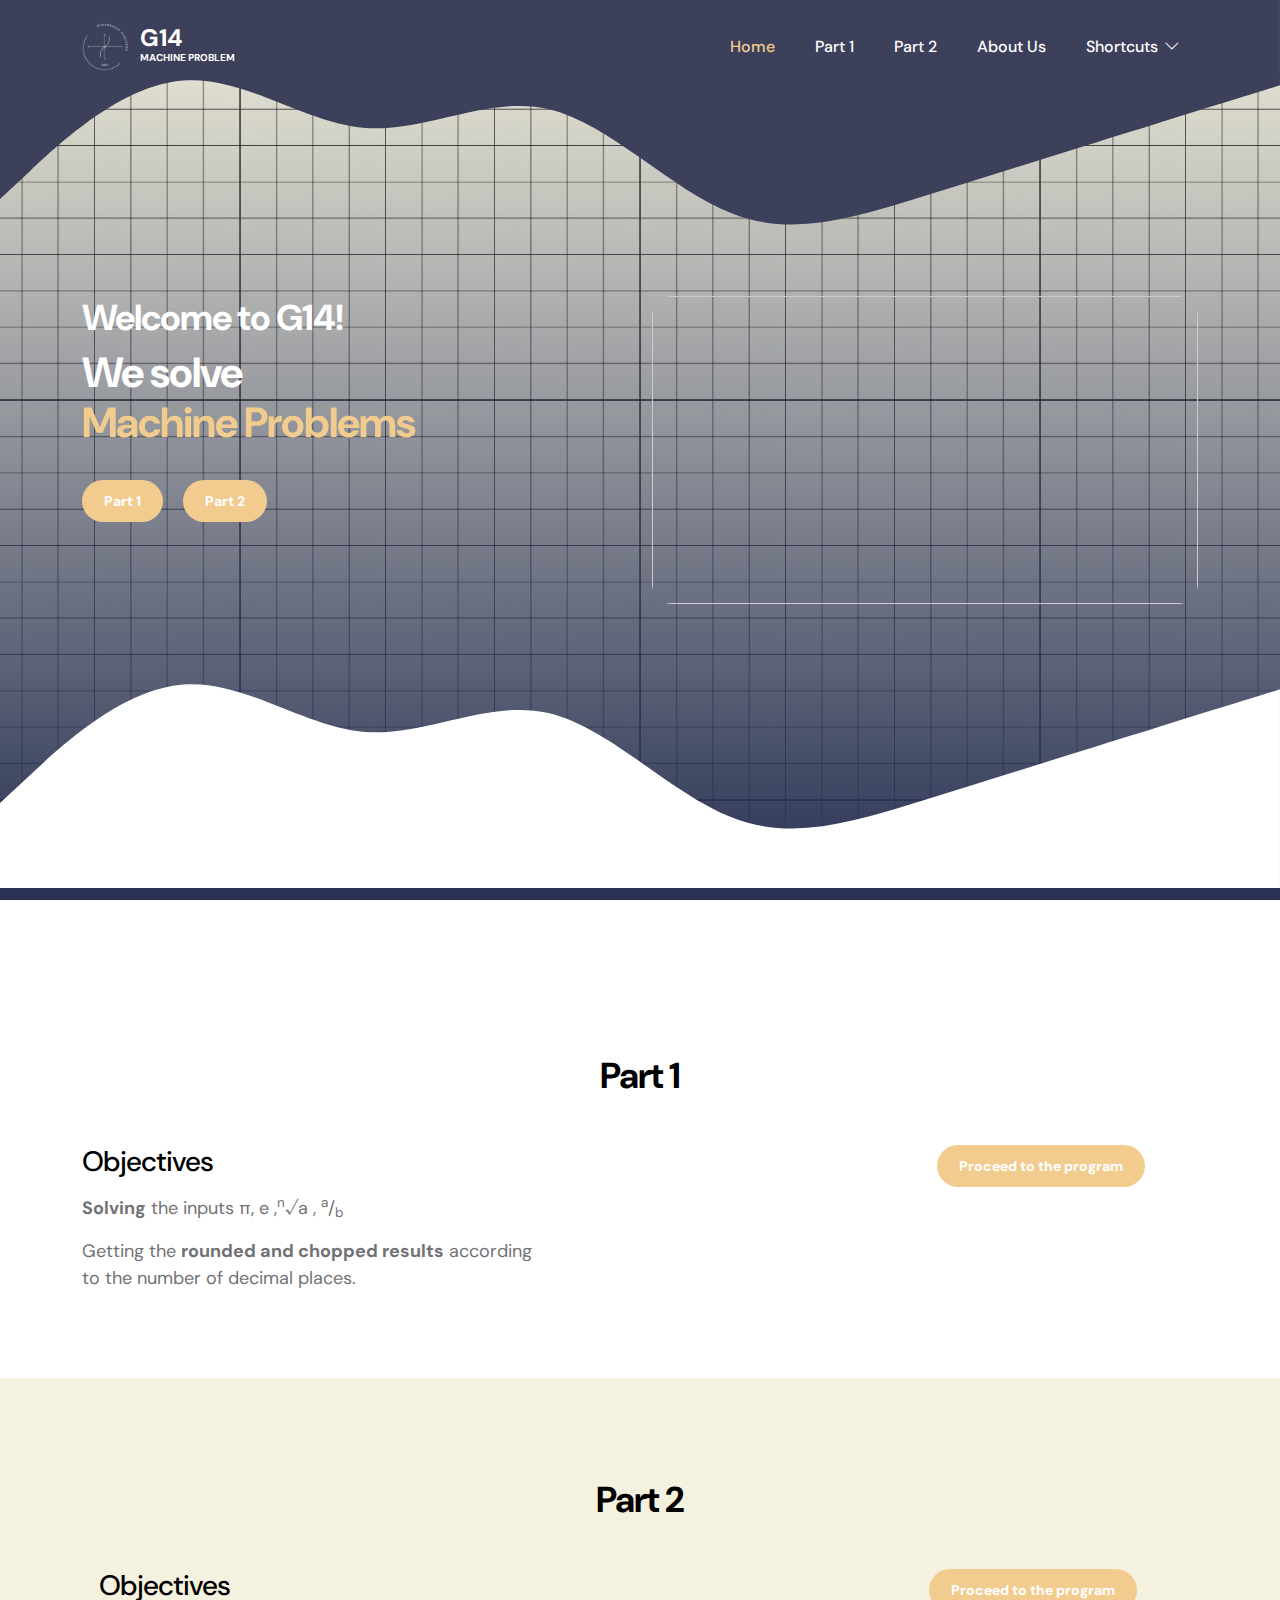
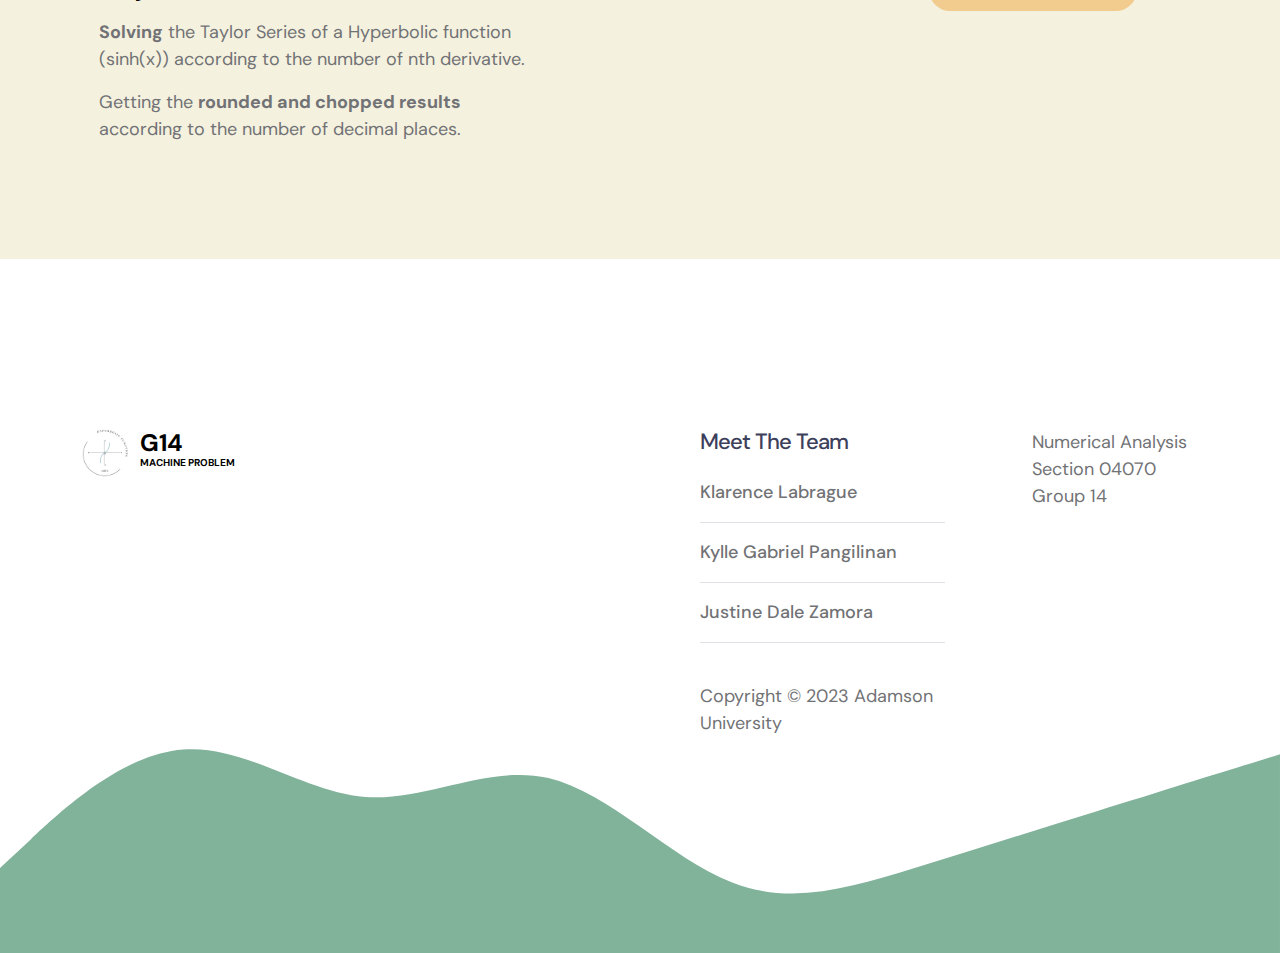
<file: Group14(sinh(x))/index.html>
<!doctype html>
<html lang="en">
    <head>
        <meta charset="utf-8">
        <meta name="viewport" content="width=device-width, initial-scale=1">

        <meta name="description" content="">
        <meta name="author" content="">

        <title>Machine Problem | Grp 14</title>

        <!-- CSS FILES -->                
        <link rel="preconnect" href="https://fonts.googleapis.com">

        <link rel="preconnect" href="https://fonts.gstatic.com" crossorigin>

        <link href="https://fonts.googleapis.com/css2?family=DM+Sans:ital,wght@0,400;0,500;0,700;1,400&display=swap" rel="stylesheet">

        <link href="css/bootstrap.min.css" rel="stylesheet">

        <link href="css/bootstrap-icons.css" rel="stylesheet">

        <link href="css/machineproblem.css" rel="stylesheet">
        
    </head>
    
    <body>
        <main>
            <nav class="navbar navbar-expand-lg">                
                <div class="container">
                    <a class="navbar-brand d-flex align-items-center" href="index.html">
                        <img src="images/logo.png" class="navbar-brand-image img-fluid" alt="Tiya Golf Club">
                        <span class="navbar-brand-text">
                            G14
                            <small>Machine Problem</small>
                        </span>
                    </a>

                    <button class="navbar-toggler" type="button" data-bs-toggle="collapse" data-bs-target="#navbarNav" aria-controls="navbarNav" aria-expanded="false" aria-label="Toggle navigation">
                        <span class="navbar-toggler-icon"></span>
                    </button>
    
                    <div class="collapse navbar-collapse" id="navbarNav">
                        <ul class="navbar-nav ms-lg-auto">
                            <li class="nav-item">
                                <a class="nav-link click-scroll" href="#section_1">Home</a>
                            </li>
    
                            <li class="nav-item">
                                <a class="nav-link click-scroll" href="#section_2">Part 1</a>
                            </li>

                            <li class="nav-item">
                                <a class="nav-link click-scroll" href="#section_3">Part 2</a>
                            </li>

                            <li class="nav-item">
                                <a class="nav-link click-scroll" href="#section_4">About Us</a>
                            </li>


                            <li class="nav-item dropdown">
                                <a class="nav-link dropdown-toggle" href="#" id="navbarLightDropdownMenuLink" role="button" data-bs-toggle="dropdown" aria-expanded="false">Shortcuts</a>

                                <ul class="dropdown-menu dropdown-menu-light" aria-labelledby="navbarLightDropdownMenuLink">
                                    <li><a class="dropdown-item" href="part1.html">Part 1</a></li>

                                    <li><a class="dropdown-item" href="part2.html">Part 2</a></li>
                                </ul>
                            </li>
                        </ul>
                    </div>
                </div>
            </nav>

            <section class="hero-section d-flex justify-content-center align-items-center" id="section_1">

                <div class="section-overlay"></div>

                <svg xmlns="http://www.w3.org/2000/svg" viewBox="0 0 1440 320"><path fill="#3D405B" fill-opacity="1" d="M0,224L34.3,192C68.6,160,137,96,206,90.7C274.3,85,343,139,411,144C480,149,549,107,617,122.7C685.7,139,754,213,823,240C891.4,267,960,245,1029,224C1097.1,203,1166,181,1234,160C1302.9,139,1371,117,1406,106.7L1440,96L1440,0L1405.7,0C1371.4,0,1303,0,1234,0C1165.7,0,1097,0,1029,0C960,0,891,0,823,0C754.3,0,686,0,617,0C548.6,0,480,0,411,0C342.9,0,274,0,206,0C137.1,0,69,0,34,0L0,0Z"></path></svg>

                <div class="container">
                    <div class="row">

                        <div class="col-lg-6 col-12 mb-5 mb-lg-0">
                            <h2 class="text-white">Welcome to G14!</h2>

                            <h1 class="cd-headline rotate-1 text-white mb-4 pb-2">
                                <span>We solve</span>
                                <span class="cd-words-wrapper">
                                    <b class="is-visible">Machine Problems</b>
                                    <b>Hyperbolic Functions</b>
                                    <b>nth roots</b>
                                    <b>Fractions</b>
                                    <b>Decimals</b>

                                </span>
                            </h1>

                            <div class="custom-btn-group">
                                <a href="#section_2" class="btn custom-btn smoothscroll me-3">Part 1</a>

                                <a href="#section_3" class="btn custom-btn smoothscroll me-3">Part 2</a>
                            </div>

                        
                        </div>

                        <div class="col-lg-6 col-12">
                            <div class="ratio ratio-16x9">
                                <iframe src="https://www.desmos.com/calculator/yai4gfuick?embed" width="500" height="500" style="border: 1px solid #ccc" frameborder=0></iframe>                        
                            </div>

                    </div>
                </div>

                <svg xmlns="http://www.w3.org/2000/svg" viewBox="0 0 1440 320"><path fill="#ffffff" fill-opacity="1" d="M0,224L34.3,192C68.6,160,137,96,206,90.7C274.3,85,343,139,411,144C480,149,549,107,617,122.7C685.7,139,754,213,823,240C891.4,267,960,245,1029,224C1097.1,203,1166,181,1234,160C1302.9,139,1371,117,1406,106.7L1440,96L1440,320L1405.7,320C1371.4,320,1303,320,1234,320C1165.7,320,1097,320,1029,320C960,320,891,320,823,320C754.3,320,686,320,617,320C548.6,320,480,320,411,320C342.9,320,274,320,206,320C137.1,320,69,320,34,320L0,320Z"></path></svg>
            </section>


            <section class="about-section section-padding" id="section_2">
                <div class="container">
                    <div class="row">

                        <div class="col-lg-12 col-12 text-center">
                            <br>
                            <br>
                            <br>
                            <br>
                            <br>
                            <br>
                            <h2 class="mb-lg-5 mb-4">Part 1</h2>
                        </div>

                        <div class="col-lg-5 col-12 me-auto mb-4 mb-lg-0">
                            <h3 class="mb-3">Objectives</h3>

                            <p><strong>Solving</strong> the inputs &pi;, &#101; ,<sup>n</sup>&radic;<span>a&nbsp;</span>, <sup>a</sup>/<sub>b</sub></p>

                            <p>Getting the <strong> rounded and chopped results</strong> according to the number of decimal places.</p>
                        </div>

                        <div class="col-lg-3 col-md-6 col-12 mb-4 mb-lg-0 mb-md-0">
                           
                        </div>

                        <div class="col-lg-3 col-md-6 col-12">
                            <div class="custom-btn-group">
                                <a href="part1.html" class="btn custom-btn smoothscroll me-3">Proceed to the program</a>

                            </div>
                        </div>

                    </div>
                </div>
            </section>
            <section class="events-section section-bg section-padding" id="section_3">
                <div class="container">
                    <div class="row">

                        <div class="col-lg-12 col-12 text-center">
                            <h2 class="mb-lg-5 mb-4">Part 2</h2>
                        </div>

                        <div class="col-lg-5 col-12 me-auto mb-4 mb-lg-0">
                            <h3 class="mb-3">Objectives</h3>

                            <p><strong>Solving</strong> the Taylor Series of a Hyperbolic function (sinh(x)) according to the number of nth derivative.</p>
                            <p>Getting the <strong> rounded and chopped results</strong> according to the number of decimal places.</p>
                        </div>

                        <div class="col-lg-3 col-md-6 col-12 mb-4 mb-lg-0 mb-md-0">
                           
                        </div>

                        <div class="col-lg-3 col-md-6 col-12">
                            <div class="custom-btn-group">
                                <a href="part2.html" class="btn custom-btn smoothscroll me-3">Proceed to the program</a>

                            </div>
                        </div>

                    </div>
                </div>
            </section>
            <section class="about-section section-padding" id="section_4">
                
            </section>
        </main>

        <footer class="site-footer">
            <div class="container">
                <div class="row">

                    <div class="col-lg-6 col-12 me-auto mb-5 mb-lg-0">
                        <a class="navbar-brand d-flex align-items-center" href="index.html">
                            <img src="images/logo.png" class="navbar-brand-image img-fluid" alt="">
                            <span class="navbar-brand-text">
                                G14
                                <small>Machine Problem</small>
                            </span>
                        </a>
                    </div>

                    <div class="col-lg-3 col-12">
                        <h5 class="site-footer-title mb-4">Meet The Team</h5>

                        <p class="d-flex border-bottom pb-3 mb-3 me-lg-3">
                            <span>Klarence Labrague</span>
                            
                        </p>
                        <p class="d-flex border-bottom pb-3 mb-3 me-lg-3">
                            <span>Kylle Gabriel Pangilinan</span>
                            
                        </p>

                        <p class="d-flex border-bottom pb-3 mb-3 me-lg-3">
                            <span>Justine Dale Zamora</span>
                            
                        </p>
                        <br>
                        <p class="copyright-text">Copyright © 2023 Adamson University</p>
                    </div>

                        <div class="col-lg-2 col-12 ms-auto">
                            
                            <p class="copyright-text">Numerical Analysis<a rel="nofollow" target="_blank">Section 04070 <br> Group 14 </a></p>
                            
                        </div>

                </div>
            </div>

            <svg xmlns="http://www.w3.org/2000/svg" viewBox="0 0 1440 320"><path fill="#81B29A" fill-opacity="1" d="M0,224L34.3,192C68.6,160,137,96,206,90.7C274.3,85,343,139,411,144C480,149,549,107,617,122.7C685.7,139,754,213,823,240C891.4,267,960,245,1029,224C1097.1,203,1166,181,1234,160C1302.9,139,1371,117,1406,106.7L1440,96L1440,320L1405.7,320C1371.4,320,1303,320,1234,320C1165.7,320,1097,320,1029,320C960,320,891,320,823,320C754.3,320,686,320,617,320C548.6,320,480,320,411,320C342.9,320,274,320,206,320C137.1,320,69,320,34,320L0,320Z"></path></svg>
        </footer>


        <!-- JAVASCRIPT FILES -->
        <script src="js/jquery.min.js"></script>
        <script src="js/bootstrap.bundle.min.js"></script>
        <script src="js/jquery.sticky.js"></script>
        <script src="js/click-scroll.js"></script>
        <script src="js/animated-headline.js"></script>
        <script src="js/modernizr.js"></script>
        <script src="js/custom.js"></script>

    </body>
</html>
</file>
<file: Group14(sinh(x))/css/machineproblem.css>
/*---------------------------------------
  CUSTOM PROPERTIES ( VARIABLES )             
-----------------------------------------*/
:root {
  --white-color:                  #ffffff;
  --primary-color:                #81B29A;
  --secondary-color:              #3D405B;
  --section-bg-color:             #F4F1DE;
  --custom-btn-bg-color:          #F2CC8F;
  --custom-btn-bg-hover-color:    #E07A5F;
  --dark-color:                   #000000;
  --p-color:                      #717275;
  --link-hover-color:             #F2CC8F;

  --body-font-family:             'DM Sans', sans-serif;

  --h1-font-size:                 42px;
  --h2-font-size:                 36px;
  --h3-font-size:                 28px;
  --h4-font-size:                 24px;
  --h5-font-size:                 22px;
  --h6-font-size:                 20px;
  --p-font-size:                  18px;
  --menu-font-size:               16px;
  --btn-font-size:                14px;

  --border-radius-large:          100px;
  --border-radius-medium:         20px;
  --border-radius-small:          10px;

  --font-weight-normal:           400;
  --font-weight-medium:           500;
  --font-weight-bold:             700;
}

body {
  background-color: var(--white-color);
  font-family: var(--body-font-family); 
}


/*---------------------------------------
  TYPOGRAPHY               
-----------------------------------------*/

h2,
h3,
h4,
h5,
h6 {
  color: var(--dark-color);
}

h1,
h2,
h3,
h4,
h5,
h6 {
  font-weight: var(--font-weight-medium);
  letter-spacing: -1px;
}

h1 {
  font-size: var(--h1-font-size);
  font-weight: var(--font-weight-bold);
}

h2 {
  font-size: var(--h2-font-size);
  font-weight: var(--font-weight-bold);
}

h3 {
  font-size: var(--h3-font-size);
}

h4 {
  font-size: var(--h4-font-size);
}

h5 {
  font-size: var(--h5-font-size);
}

h6 {
  font-size: var(--h6-font-size);
}

p {
  color: var(--p-color);
  font-size: var(--p-font-size);
  font-weight: var(--font-weight-normal);
}

ul li {
  color: var(--p-color);
  font-size: var(--p-font-size);
  font-weight: var(--font-weight-normal);
}
/*--------------------------------------*/
a, 
button {
  touch-action: manipulation;
  transition: all 0.3s;
}

a {
  display: inline-block;
  color: var(--secondary-color);
  text-decoration: none;
}

a:hover {
  color: var(--link-hover-color);
}

b,
strong {
  font-weight: var(--font-weight-bold);
}

.input .output{
  color: black;
}

.input-field{
  margin-left: 50px;
}

.highlight{
  color: black;
}

.button{
}

#outputWithDec{
  color: black;
  font-weight: bolder;
}

.output{
  color: black;
}

.highlight{
  font-weight: bold;
}

/*--------------------------------------*/

























/*---------------------------------------
  SECTION               
-----------------------------------------*/
.section-bg {
  background-color: var(--section-bg-color);
}

.section-padding {
  padding-top: 100px;
  padding-bottom: 100px;
}

.section-overlay {
  content: "";
  background: rgba(0, 0, 0, 0) linear-gradient(rgba(39, 48, 83, 0.01) 0%, rgb(39, 48, 83) 100%) repeat scroll 0% 0%;
  position: absolute;
  top: 0;
  right: 0;
  bottom: 0;
  left: 0;
}

::selection {
  background-color: var(--primary-color);
  color: var(--white-color);
}


/*---------------------------------------
  ANIMATED HEADLINE               
-----------------------------------------*/
.cd-words-wrapper {
  display: inline-block;
  position: relative;
  text-align: left;
}

.cd-words-wrapper b {
  color: var(--link-hover-color);
  display: inline-block;
  position: absolute;
  white-space: nowrap;
  left: 0;
  top: 0;
}

.cd-words-wrapper b.is-visible {
  position: relative;
}

.no-js .cd-words-wrapper b {
  opacity: 0;
}

.no-js .cd-words-wrapper b.is-visible {
  opacity: 1;
}

.cd-headline.rotate-1 .cd-words-wrapper {
  -webkit-perspective: 300px;
  -moz-perspective: 300px;
  perspective: 300px;
}
.cd-headline.rotate-1 b {
  opacity: 0;
  -webkit-transform-origin: 50% 100%;
  -moz-transform-origin: 50% 100%;
  -ms-transform-origin: 50% 100%;
  -o-transform-origin: 50% 100%;
  transform-origin: 50% 100%;
  -webkit-transform: rotateX(180deg);
  -moz-transform: rotateX(180deg);
  -ms-transform: rotateX(180deg);
  -o-transform: rotateX(180deg);
  transform: rotateX(180deg);
}
.cd-headline.rotate-1 b.is-visible {
  opacity: 1;
  -webkit-transform: rotateX(0deg);
  -moz-transform: rotateX(0deg);
  -ms-transform: rotateX(0deg);
  -o-transform: rotateX(0deg);
  transform: rotateX(0deg);
  -webkit-animation: cd-rotate-1-in 1.2s;
  -moz-animation: cd-rotate-1-in 1.2s;
  animation: cd-rotate-1-in 1.2s;
}
.cd-headline.rotate-1 b.is-hidden {
  -webkit-transform: rotateX(180deg);
  -moz-transform: rotateX(180deg);
  -ms-transform: rotateX(180deg);
  -o-transform: rotateX(180deg);
  transform: rotateX(180deg);
  -webkit-animation: cd-rotate-1-out 1.2s;
  -moz-animation: cd-rotate-1-out 1.2s;
  animation: cd-rotate-1-out 1.2s;
}

@-webkit-keyframes cd-rotate-1-in {
  0% {
    -webkit-transform: rotateX(180deg);
    opacity: 0;
  }
  35% {
    -webkit-transform: rotateX(120deg);
    opacity: 0;
  }
  65% {
    opacity: 0;
  }
  100% {
    -webkit-transform: rotateX(360deg);
    opacity: 1;
  }
}
@-moz-keyframes cd-rotate-1-in {
  0% {
    -moz-transform: rotateX(180deg);
    opacity: 0;
  }
  35% {
    -moz-transform: rotateX(120deg);
    opacity: 0;
  }
  65% {
    opacity: 0;
  }
  100% {
    -moz-transform: rotateX(360deg);
    opacity: 1;
  }
}
@keyframes cd-rotate-1-in {
  0% {
    -webkit-transform: rotateX(180deg);
    -moz-transform: rotateX(180deg);
    -ms-transform: rotateX(180deg);
    -o-transform: rotateX(180deg);
    transform: rotateX(180deg);
    opacity: 0;
  }
  35% {
    -webkit-transform: rotateX(120deg);
    -moz-transform: rotateX(120deg);
    -ms-transform: rotateX(120deg);
    -o-transform: rotateX(120deg);
    transform: rotateX(120deg);
    opacity: 0;
  }
  65% {
    opacity: 0;
  }
  100% {
    -webkit-transform: rotateX(360deg);
    -moz-transform: rotateX(360deg);
    -ms-transform: rotateX(360deg);
    -o-transform: rotateX(360deg);
    transform: rotateX(360deg);
    opacity: 1;
  }
}
@-webkit-keyframes cd-rotate-1-out {
  0% {
    -webkit-transform: rotateX(0deg);
    opacity: 1;
  }
  35% {
    -webkit-transform: rotateX(-40deg);
    opacity: 1;
  }
  65% {
    opacity: 0;
  }
  100% {
    -webkit-transform: rotateX(180deg);
    opacity: 0;
  }
}
@-moz-keyframes cd-rotate-1-out {
  0% {
    -moz-transform: rotateX(0deg);
    opacity: 1;
  }
  35% {
    -moz-transform: rotateX(-40deg);
    opacity: 1;
  }
  65% {
    opacity: 0;
  }
  100% {
    -moz-transform: rotateX(180deg);
    opacity: 0;
  }
}
@keyframes cd-rotate-1-out {
  0% {
    -webkit-transform: rotateX(0deg);
    -moz-transform: rotateX(0deg);
    -ms-transform: rotateX(0deg);
    -o-transform: rotateX(0deg);
    transform: rotateX(0deg);
    opacity: 1;
  }
  35% {
    -webkit-transform: rotateX(-40deg);
    -moz-transform: rotateX(-40deg);
    -ms-transform: rotateX(-40deg);
    -o-transform: rotateX(-40deg);
    transform: rotateX(-40deg);
    opacity: 1;
  }
  65% {
    opacity: 0;
  }
  100% {
    -webkit-transform: rotateX(180deg);
    -moz-transform: rotateX(180deg);
    -ms-transform: rotateX(180deg);
    -o-transform: rotateX(180deg);
    transform: rotateX(180deg);
    opacity: 0;
  }
}


/*---------------------------------------
  CUSTOM BUTTON               
-----------------------------------------*/
.custom-btn {
  background: var(--custom-btn-bg-color);
  border: 2px solid transparent;
  border-radius: var(--border-radius-large);
  color: var(--white-color);
  font-size: var(--btn-font-size);
  font-weight: var(--font-weight-bold);
  line-height: normal;
  transition: all 0.3s;
  padding: 10px 20px;
  clear: both;
}

.custom-btn:hover {
  background: var(--custom-btn-bg-hover-color);
  color: var(--white-color);
}

.custom-border-btn {
  background: transparent;
  border: 2px solid var(--custom-btn-bg-color);
  color: var(--custom-btn-bg-color);
}

.custom-border-btn:hover {
  background: var(--custom-btn-bg-color);
  border-color: transparent;
  color: var(--white-color);
}

.custom-btn-bg-white {
  border-color: var(--white-color);
  color: var(--white-color);
}

.custom-btn-group .link {
  color: var(--white-color);
  font-weight: var(--font-weight-medium);
}

.custom-btn-group .link:hover {
  color: var(--link-hover-color);
}


/*---------------------------------------
  NAVIGATION BAR & OFFCANVAS              
-----------------------------------------*/
.offcanvas {
  background-color: var(--primary-color);
  padding: 30px;
}

.offcanvas.offcanvas-end {
  border-left: 0;
}

.offcanvas-header .btn-close {
  transition: all 0.3s;
}

.offcanvas-header .btn-close:hover {
  transform: rotate(180deg);
}

.offcanvas svg {
  position: absolute;
  bottom: 0;
  right: 0;
  left: 0;
}

.sticky-wrapper {
  position: absolute;
  top: 0;
  right: 0;
  left: 0;
}

.sticky-wrapper.is-sticky .navbar {
  background-color: rgb(61 64 91);
}

.navbar {
  background: transparent;
  z-index: 99;
  padding-top: 15px;
  padding-bottom: 15px;
}

.navbar-brand,
.navbar-brand:hover {
  font-size: var(--h4-font-size);
  font-weight: var(--font-weight-bold);
  display: block;
  color: var(--dark-color);
  max-width: 48px;
}

.navbar .navbar-brand,
.navbar .navbar-brand:hover {
  color: var(--white-color);
}

.navbar .navbar-brand-image {
  filter: brightness(0) invert(1);
}

.navbar-brand-image {
  width: 48px;
  height: 48px;
}

.navbar-brand-text {
  line-height: normal;
  margin-left: 10px;
  position: relative;
  bottom: 5px;
}

.navbar-brand-text small {
  display: block;
  font-size: 10px;
  line-height: 1;
  text-transform: uppercase;
}

.navbar-expand-lg .navbar-nav .nav-link {
  border-radius: var(--border-radius-large);
  margin: 10px;
  padding: 10px;
}

.navbar-nav .nav-link {
  display: inline-block;
  color: var(--white-color);
  font-size: var(--menu-font-size);
  font-weight: var(--font-weight-medium);
  padding-top: 15px;
  padding-bottom: 15px;
}

.navbar-nav .nav-link.active, 
.navbar-nav .nav-link:hover {
  color: var(--link-hover-color);
}

.navbar .dropdown-menu {
  background: var(--white-color);
  box-shadow: 0 1rem 3rem rgba(0,0,0,.175);
  border: 0;
  display: inherit;
  opacity: 0;
  min-width: 9rem;
  margin-top: 20px;
  padding: 13px 0 10px 0;
  transition: all 0.3s;
  pointer-events: none;
}

.navbar .dropdown-menu::before {
  content: "";
  width: 0;
  height: 0;
  border-left: 20px solid transparent;
  border-right: 20px solid transparent;
  border-bottom: 15px solid var(--white-color);
  position: absolute;
  top: -10px;
  left: 10px;
}

.navbar .dropdown-item {
  display: inline-block;
  color: var(--p-color);
  font-size: var(--menu-font-size);
  font-weight: var(--font-weight-medium);
  position: relative;
}

.navbar .dropdown-item.active, 
.navbar .dropdown-item:active,
.navbar .dropdown-item:focus, 
.navbar .dropdown-item:hover {
  background: transparent;
  color: var(--link-hover-color);
}

.navbar .dropdown-toggle::after {
  content: "\f282";
  display: inline-block;
  font-family: bootstrap-icons !important;
  font-size: var(--copyright-font-size);
  font-style: normal;
  font-weight: normal !important;
  font-variant: normal;
  text-transform: none;
  line-height: 1;
  vertical-align: -.125em;
  -webkit-font-smoothing: antialiased;
  -moz-osx-font-smoothing: grayscale;
  position: relative;
  left: 2px;
  border: 0;
}

@media screen and (min-width: 992px) {
  .navbar .dropdown:hover .dropdown-menu {
    opacity: 1;
    margin-top: 0;
    pointer-events: auto;
  }
}

.navbar-toggler {
  border: 0;
  padding: 0;
  cursor: pointer;
  margin: 0;
  width: 30px;
  height: 35px;
  outline: none;
}

.navbar-toggler:focus {
  outline: none;
  box-shadow: none;
}

.navbar-toggler[aria-expanded="true"] .navbar-toggler-icon {
  background: transparent;
}

.navbar-toggler[aria-expanded="true"] .navbar-toggler-icon:before,
.navbar-toggler[aria-expanded="true"] .navbar-toggler-icon:after {
  transition: top 300ms 50ms ease, -webkit-transform 300ms 350ms ease;
  transition: top 300ms 50ms ease, transform 300ms 350ms ease;
  transition: top 300ms 50ms ease, transform 300ms 350ms ease, -webkit-transform 300ms 350ms ease;
  top: 0;
}

.navbar-toggler[aria-expanded="true"] .navbar-toggler-icon:before {
  transform: rotate(45deg);
}

.navbar-toggler[aria-expanded="true"] .navbar-toggler-icon:after {
  transform: rotate(-45deg);
}

.navbar-toggler .navbar-toggler-icon {
  background: var(--white-color);
  transition: background 10ms 300ms ease;
  display: block;
  width: 30px;
  height: 2px;
  position: relative;
}

.navbar-toggler .navbar-toggler-icon:before,
.navbar-toggler .navbar-toggler-icon:after {
  transition: top 300ms 350ms ease, -webkit-transform 300ms 50ms ease;
  transition: top 300ms 350ms ease, transform 300ms 50ms ease;
  transition: top 300ms 350ms ease, transform 300ms 50ms ease, -webkit-transform 300ms 50ms ease;
  position: absolute;
  right: 0;
  left: 0;
  background: var(--white-color);
  width: 30px;
  height: 2px;
  content: '';
}

.navbar-toggler .navbar-toggler-icon::before {
  top: -8px;
}

.navbar-toggler .navbar-toggler-icon::after {
  top: 8px;
}


/*---------------------------------------
  HERO        
-----------------------------------------*/
.hero-section {
  background-image: url('../images/bg.jpg');
  background-repeat: no-repeat;
  background-size: cover;
  background-position: center;
  position: relative;
  padding-top: 100px;
  padding-bottom: 100px;
  height: 100vh;
  min-height: 670px;
  margin-bottom: -90px;
}

.hero-50 {
  height: auto;
  min-height: 540px;
  margin-bottom: -100px;
}

.hero-50 .container + svg {
  transform: rotate(180deg);
}

.hero-section .ratio {
  border-radius: var(--border-radius-medium);
  overflow: hidden;
}

.hero-section svg {
  position: absolute;
  right: 0;
  left: 0;
}

.hero-section > svg {
  top: 0;
}

.hero-section .container + svg {
  top: auto;
  bottom: -1px;
}

.hero-section .row {
  position: relative;
  z-index: 22;
}


/*---------------------------------------
  BACKGROUND IMAGE SECTION        
-----------------------------------------*/
.section-bg-image {
  background-image: url('../images/frederik-rosar-NDSZcCfnsbY-unsplash.jpg');
  background-repeat: no-repeat;
  background-size: cover;
  background-position: center;
  position: relative;
  margin-bottom: -70px;
}

.section-bg-image .container + svg {
  transform: rotate(180deg);
  position: relative;
  bottom: -1px;
}

.section-bg-image-block {
  backdrop-filter: blur(5px) saturate(180%);
  -webkit-backdrop-filter: blur(5px) saturate(180%);
  background-color: rgba(255, 255, 255, 0.75);
  border-radius: var(--border-radius-medium);
  border: 1px solid rgba(209, 213, 219, 0.3);
  border-radius: var(--border-radius-medium);
  padding: 50px;
}

.section-bg-image-block .input-group {
  background-color: var(--white-color);
  border-radius: var(--border-radius-large);
  padding: 10px 15px;
}

.section-bg-image-block .input-group-text {
  background-color: transparent;
  border: 0;
}

.section-bg-image-block input[type="email"] {
  border: 0;
  box-shadow: none;
  margin-bottom: 0;
  padding-left: 0;
}

.section-bg-image-block button[type="submit"] {
  background-color: var(--primary-color);
  border: 0;
  border-radius: var(--border-radius-large) !important;
  color: var(--white-color);
  max-width: 150px;
}


/*---------------------------------------
  ABOUT SECTOIN              
-----------------------------------------*/
.about-section {
  padding-bottom: 70px;
}

.member-block-image-wrap {
  border-radius: var(--border-radius-medium);
  position: relative;
  overflow: hidden;
}

.member-block-image-wrap:hover .member-block-image {
  transform: scale(1.2);
}

.member-block-image-wrap:hover .social-icon {
  opacity: 1;
}

.member-block-image-wrap .social-icon {
  background-color: var(--white-color);
  border-radius: var(--border-radius-large);
  position: absolute;
  top: 50%;
  left: 50%;
  transform: translate(-50%, -50%);
  opacity: 0;
  transition: all 0.5s;
  padding: 15px 20px;
  width: auto;
}

.member-block-image {
  transition: all 0.3s;
}

.member-block-info {
  padding: 10px;
}

.member-block-info h4,
.member-block-info p {
  margin-bottom: 0;
}


/*---------------------------------------
  CUSTOM BLOCK              
-----------------------------------------*/
.custom-block {
  border-radius: var(--border-radius-medium);
  position: relative;
  overflow: hidden;
  padding: 30px 20px;
}

.custom-block-bg {
  background: var(--white-color);
}

.custom-block-date-wrap {
  background-color: var(--primary-color);
  border-radius: var(--border-radius-medium);
  text-align: center;
  padding: 20px 30px;
}

.custom-block-date {
  font-size: var(--h1-font-size);
}

.custom-block-image-wrap {
  border-radius: var(--border-radius-medium);
  position: relative;
  overflow: hidden;
}

.custom-block-image-wrap:hover .custom-block-image {
  transform: scale(1.2);
}

.custom-block-image-wrap:hover .custom-block-icon {
  opacity: 1;
}

.custom-block-image {
  transition: all 0.3s;
}

.custom-block-image-wrap .custom-block-date-wrap,
.custom-block-image-wrap .custom-btn-wrap {
  position: absolute;
  bottom: 0;
}

.custom-block-image-wrap .custom-block-date-wrap {
  border-radius: 0;
  left: 0;
  width: 50%;
  padding: 12.30px 20px;
}

.custom-block-image-wrap .custom-btn-wrap {
  right: 0;
  width: 50%;
}

.custom-block-image-wrap .custom-btn  {
  border-radius: 0;
  display: block;
  padding: 15px 20px;
}

.custom-block-info {
  padding-top: 10px;
}

.custom-block-image-wrap + .custom-block-info {
  padding-top: 20px;
}

.custom-block-span {
  color: var(--secondary-color);
  font-weight: var(--font-weight-bold);
  min-width: 110px;
  margin-right: 10px;
}

.custom-block-icon {
  background: var(--custom-btn-bg-color);
  border-radius: var(--border-radius-large);
  color: var(--white-color);
  width: 60px;
  height: 60px;
  line-height: 60px;
  text-align: center;
  font-size: var(--h3-font-size);
  position: absolute;
  top: 50%;
  left: 50%;
  transform: translate(-50%, -50%);
  opacity: 0;
  transition: all 0.5s;
}

.custom-block-icon:hover {
  background: var(--custom-btn-bg-hover-color);
  color: var(--white-color);
}


/*---------------------------------------
  EVENTS SECTION            
-----------------------------------------*/
.events-section.section-bg .container > .row {
  margin-right: 5px;
  margin-left: 5px;
}

.events-section.section-bg .container > .row .row {
  margin: auto;
}

.events-listing-section {
  margin-bottom: 100px;
}

.events-detail-section .custom-block-info {
  padding: 40px 60px;
}

.events-detail-info {
  background-color: var(--section-bg-color);
  border-radius: var(--border-radius-medium);
  padding: 50px 25px;
}

.events-title {
  font-size: var(--h3-font-size);
  font-weight: var(--font-weight-medium);
}


/*---------------------------------------
  MEMBERSHIP SECTION            
-----------------------------------------*/
.membership-section .container {
  position: relative;
  z-index: 2;
}

.table-responsive {
  border-radius: var(--border-radius-medium);
}

.table-responsive tbody, 
.table-responsive td, 
.table-responsive tfoot, 
.table-responsive th, 
.table-responsive thead, 
.table-responsive tr {
  border: 0;
}

.table-responsive thead tr {
  background-color: var(--secondary-color);
  color: var(--white-color);
}

.table-responsive thead th {
  padding: 22px 16px !important;
}

.table-responsive tbody tr:nth-child(even) {
  background-color: var(--section-bg-color);
}

.table>:not(caption)>*>* {
  padding: 18px 16px;
}

.table-responsive .bi-check-circle-fill {
  color: var(--primary-color);
}

.table-responsive .bi-x-circle-fill {
  color: var(--custom-btn-bg-hover-color);
}

.membership-form {
  background-color: var(--secondary-color);
  border-radius: var(--border-radius-medium);
  padding: 35px;
}

.membership-form .form-floating>textarea {
  border-radius: var(--border-radius-medium);
  height: 100px;
}


/*---------------------------------------
  CONTACT               
-----------------------------------------*/
.contact-form .form-floating>textarea {
  border-radius: var(--border-radius-medium);
  height: 120px;
}

.contact-info {
  position: relative;
}

.contact-info-item {
  background: var(--secondary-color);
  border-radius: var(--border-radius-medium);
  position: absolute;
  overflow: hidden;
  top: 50%;
  left: 50%;
  transform: translate(-50%, -50%);
  text-align: center;
}

.contact-info-body {
  padding: 20px 30px;
}

.contact-info-body strong,
.contact-info-item a {
  color: var(--white-color);
}

.contact-info-footer {
  background-color: var(--custom-btn-bg-hover-color);
  padding: 10px 20px;
  transition: all 0.3s;
}

.contact-info-footer:hover {
  background-color: var(--custom-btn-bg-color);
}

.contact-info-footer a {
  display: block;
  font-weight: var(--font-weight-bold);
}


/*---------------------------------------
  SITE FOOTER            
-----------------------------------------*/
.site-footer {
  position: relative;
  padding-bottom: 200px;
}

.site-footer .container {
  position: relative;
  z-index: 2;
}

.site-footer svg {
  position: absolute;
  bottom: 0;
  right: 0;
  left: 0;
  pointer-events: none;
}

.site-footer-title {
  color: var(--secondary-color);
}

.site-footer p span {
  font-weight: var(--font-weight-medium);
  margin-right: auto;
}


/*---------------------------------------
  CUSTOM FORM               
-----------------------------------------*/
.custom-form .form-control {
  border-radius: var(--border-radius-large);
  border-width: 2px;
  box-shadow: none;
  color: var(--p-color);
  margin-bottom: 20px;
  padding: 10px;
  padding-left: 20px;
  outline: none;
}

.custom-form .form-control:focus,
.custom-form .form-control:hover {
  border-color: var(--dark-color);
}

.form-floating>label {
  padding-left: 20px;
}

.custom-form button[type="submit"] {
  background: var(--custom-btn-bg-color);
  border: none;
  border-radius: var(--border-radius-large);
  color: var(--white-color);
  font-size: var(--p-font-size);
  font-weight: var(--font-weight-medium);
  transition: all 0.3s;
  margin-bottom: 0;
  padding-left: 10px;
}

.custom-form button[type="submit"]:hover,
.custom-form button[type="submit"]:focus {
  background: var(--custom-btn-bg-hover-color);
  border-color: transparent;
}

.header-form {
  position: relative;
}

.header-form .form-control {
  padding-left: 42px;
}

.header-form-icon {
  width: 24px;
  position: absolute;
  top: 0;
  margin: 12px;
  margin-left: 15px;
}


/*---------------------------------------
  SOCIAL ICON               
-----------------------------------------*/
.social-icon {
  margin: 0;
  padding: 0;
}

.social-icon-item {
  list-style: none;
  display: inline-block;
  vertical-align: top;
}

.social-icon-link {
  background: var(--secondary-color);
  border-radius: var(--border-radius-large);
  color: var(--white-color);
  font-size: var(--btn-font-size);
  display: block;
  margin-right: 5px;
  text-align: center;
  width: 35px;
  height: 35px;
  line-height: 36px;
  transition: background 0.2s, color 0.2s;
}

.social-icon-link:hover {
  background: var(--primary-color);
  color: var(--white-color);
}


/*---------------------------------------
  RESPONSIVE STYLES               
-----------------------------------------*/
@media screen and (max-width: 991px) {
  h1 {
    font-size: 36px;
  }

  h2 {
    font-size: 28px;
  }

  h3 {
    font-size: 22px;
  }

  h4 {
    font-size: 20px;
  }

  h5 {
    font-size: 18px;
  }

  h6 {
    font-size: 16px;
  }

  .section-padding {
    padding-top: 50px;
    padding-bottom: 50px;
  }
  
  .navbar {
    background-color: var(--secondary-color);
  }

  .navbar-nav .dropdown-menu {
    position: relative;
    left: 10px;
    opacity: 1;
    pointer-events: auto;
    max-width: 155px;
    margin-top: 15px;
    margin-bottom: 15px;
  }

  .navbar-expand-lg .navbar-nav {
    padding-top: 15px;
    padding-bottom: 10px;
  }

  .navbar-expand-lg .navbar-nav .nav-link {
    margin: 5px;
    padding: 0;
  }

  .hero-section {
    position: relative;
    top: 82px;
    margin-bottom: 82px;
  }

  .events-listing-section {
    margin-bottom: 50px;
  }

  .events-detail-section .custom-block-info {
    padding: 40px;
  }

  .events-detail-info {
    padding: 35px 25px;
  }

  .contact-info-item {
    width: 60%;
  }

  .events-detail-section .contact-info-item {
    width: 70%;
  }

  .section-bg-image {
    margin-bottom: 0;
  }

  .section-bg-image-block {
    padding: 30px;
  }

  .site-footer {
    padding-top: 20px;
    padding-bottom: 100px;
  }
}

@media screen and (max-width: 480px) {
  .navbar-brand {
    font-size: var(--p-font-size);
  }

  .navbar-brand-icon {
    width: 30px;
    height: 30px;
  }

  .navbar-brand-icon::after {
    top: 5px;
  }

  .section-bg-image-block {
    padding: 30px;
  }

  .contact-info-item {
    width: 72%;
  }
}

@media screen and (max-width: 360px) {
  .custom-btn {
    font-size: 12px;
    padding: 4px 12px;
  }
}
</file>
